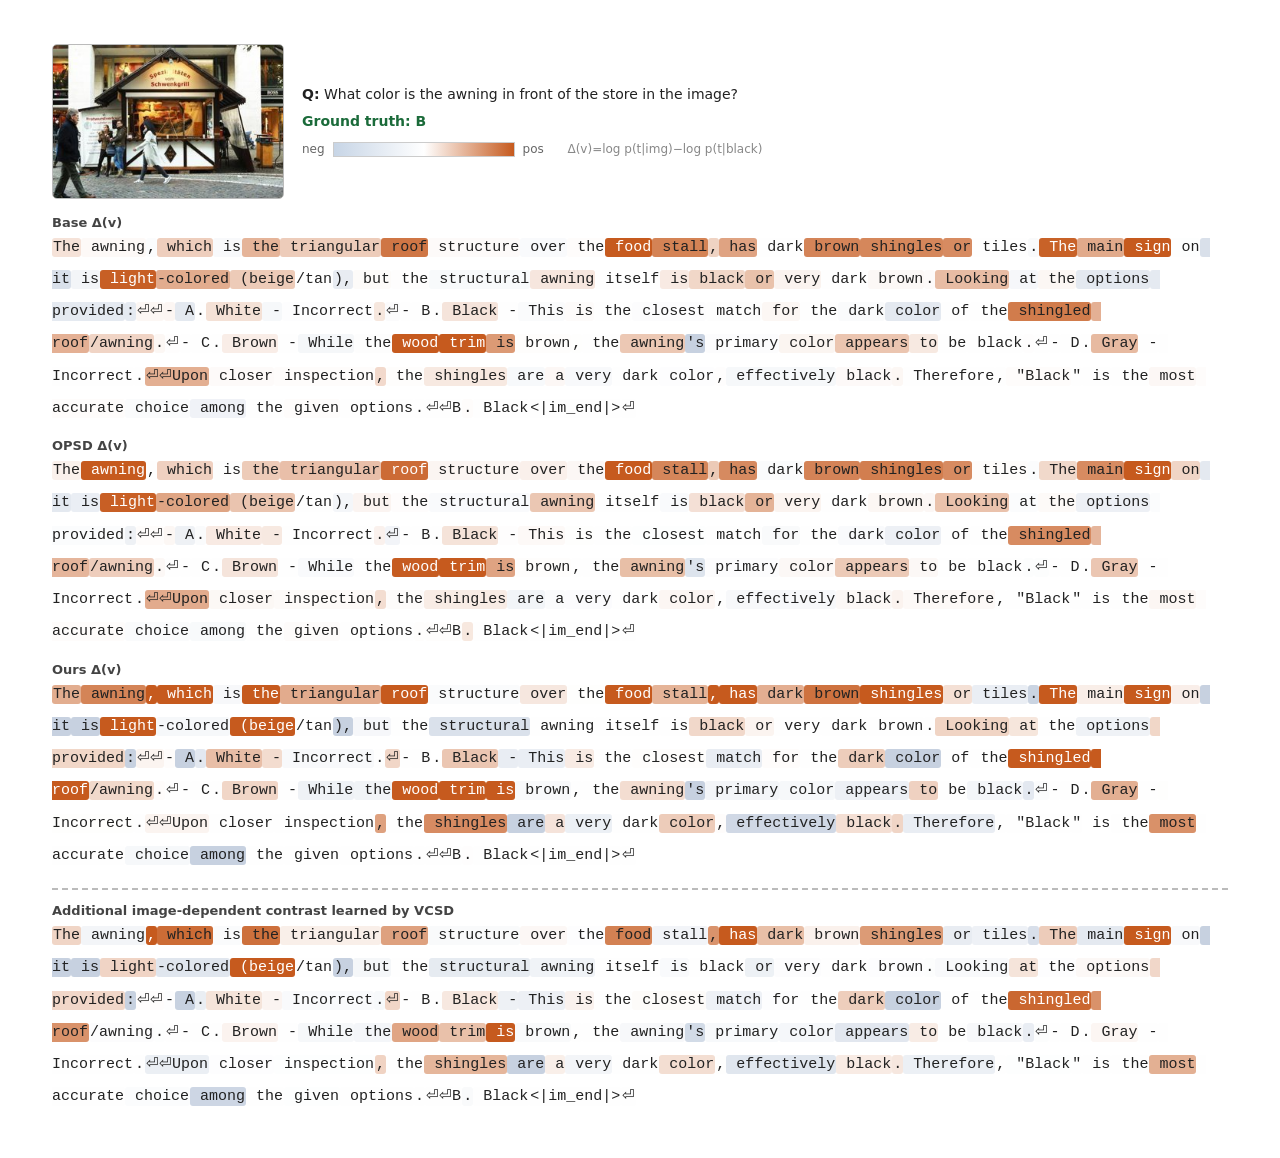
<file: static/vdh_MMStar_282.html>
<!doctype html><html><head><meta charset="utf-8"><meta name="color-scheme" content="light only"><title>MMStar_282</title><style>
/* 不限宽度: 内容随浏览器窗口自动换行,拖窗口调节后截图 */
html,body{margin:0;padding:22px 26px;font-family:system-ui,sans-serif;color:#222}
.top{display:flex;gap:18px;align-items:center;margin-bottom:16px;flex-wrap:wrap}
.top img{width:230px;border:1px solid #bbb;border-radius:5px}
.qbox{font-size:14px;line-height:1.5;max-width:640px} .gt{margin-top:6px;font-weight:700;color:#1b6b3a}
.legend{display:flex;align-items:center;gap:8px;margin-top:8px;font-size:12px;color:#666}
.bar{width:180px;height:13px;border:1px solid #ccc;background:linear-gradient(to right,rgb(199,213,230),#fff,rgb(198,90,30))}
.rlab{font-weight:700;margin-top:13px;margin-bottom:2px;color:#444;font-size:13px}
.tokens{font-family:ui-monospace,Menlo,monospace;white-space:pre-wrap;line-height:2.15;font-size:15px;word-break:break-word}
.tok{border-radius:3px;padding:1px 1px}
.sep{height:0;margin:16px 0 4px;border-top:2.5px dashed #bbb}

.tok{transition:box-shadow .08s,filter .08s}
.tok:hover{box-shadow:0 0 0 2px #2a78d6;filter:saturate(1.15);position:relative;z-index:1}
#vtip{position:fixed;pointer-events:none;background:#0b0b0b;color:#fff;font:600 12.5px/1.25 system-ui,sans-serif;padding:5px 9px;border-radius:6px;opacity:0;transform:translate(-50%,-145%);transition:opacity .08s;z-index:9999;white-space:nowrap;box-shadow:0 4px 14px rgba(0,0,0,.25)}
#vtip .d{color:#9ec5f4;margin-left:4px}
</style></head><body>
<div class="top">
<img src="[data-uri]">
<div class="qbox"><b>Q:</b> What color is the awning in front of the store in the image?<div class="gt">Ground truth: B</div>
<div class="legend"><span>neg</span><div class="bar"></div><span>pos</span> &nbsp;&nbsp; <span style="color:#888">&Delta;(v)=log p(t|img)−log p(t|black)</span></div></div>
</div>
<div class="rlab">Base &Delta;(v)</div><div class="tokens"><span class="tok" title="Δ=0.43" style="background:rgb(245,226,216);color:#222">The</span><span class="tok" title="Δ=0.08" style="background:rgb(253,249,247);color:#222"> awning</span><span class="tok" title="Δ=-0.14" style="background:rgb(251,252,253);color:#222">,</span><span class="tok" title="Δ=0.73" style="background:rgb(238,206,189);color:#222"> which</span><span class="tok" title="Δ=-0.28" style="background:rgb(248,249,251);color:#222"> is</span><span class="tok" title="Δ=1.13" style="background:rgb(229,180,153);color:#222"> the</span><span class="tok" title="Δ=0.75" style="background:rgb(237,204,186);color:#222"> triangular</span><span class="tok" title="Δ=2.05" style="background:rgb(207,118,69);color:#222"> roof</span><span class="tok" title="Δ=0.06" style="background:rgb(253,250,249);color:#222"> structure</span><span class="tok" title="Δ=-0.22" style="background:rgb(249,250,252);color:#222"> over</span><span class="tok" title="Δ=0.04" style="background:rgb(254,252,251);color:#222"> the</span><span class="tok" title="Δ=6.48" style="background:rgb(198,90,30);color:#fff"> food</span><span class="tok" title="Δ=1.87" style="background:rgb(212,131,85);color:#222"> stall</span><span class="tok" title="Δ=0.66" style="background:rgb(239,211,195);color:#222">,</span><span class="tok" title="Δ=1.38" style="background:rgb(223,163,130);color:#222"> has</span><span class="tok" title="Δ=-0.03" style="background:rgb(254,254,254);color:#222"> dark</span><span class="tok" title="Δ=1.85" style="background:rgb(212,132,88);color:#222"> brown</span><span class="tok" title="Δ=1.80" style="background:rgb(213,135,91);color:#222"> shingles</span><span class="tok" title="Δ=1.74" style="background:rgb(215,139,97);color:#222"> or</span><span class="tok" title="Δ=-0.02" style="background:rgb(254,254,254);color:#222"> tiles</span><span class="tok" title="Δ=-0.25" style="background:rgb(249,250,251);color:#222">.</span><span class="tok" title="Δ=2.37" style="background:rgb(200,98,40);color:#fff"> The</span><span class="tok" title="Δ=1.27" style="background:rgb(225,170,139);color:#222"> main</span><span class="tok" title="Δ=5.87" style="background:rgb(198,90,30);color:#fff"> sign</span><span class="tok" title="Δ=-0.05" style="background:rgb(253,254,254);color:#222"> on</span><span class="tok" title="Δ=-1.68" style="background:rgb(217,224,234);color:#222"> it</span><span class="tok" title="Δ=-0.52" style="background:rgb(243,245,248);color:#222"> is</span><span class="tok" title="Δ=2.41" style="background:rgb(199,95,37);color:#fff"> light</span><span class="tok" title="Δ=1.24" style="background:rgb(226,172,142);color:#222">-colored</span><span class="tok" title="Δ=0.78" style="background:rgb(237,203,184);color:#222"> (beige</span><span class="tok" title="Δ=0.00" style="background:rgb(254,254,254);color:#222">/tan</span><span class="tok" title="Δ=-1.01" style="background:rgb(232,236,242);color:#222">),</span><span class="tok" title="Δ=0.06" style="background:rgb(253,251,249);color:#222"> but</span><span class="tok" title="Δ=0.02" style="background:rgb(254,253,253);color:#222"> the</span><span class="tok" title="Δ=-0.27" style="background:rgb(248,250,251);color:#222"> structural</span><span class="tok" title="Δ=0.36" style="background:rgb(246,230,222);color:#222"> awning</span><span class="tok" title="Δ=-0.02" style="background:rgb(254,254,254);color:#222"> itself</span><span class="tok" title="Δ=0.30" style="background:rgb(248,234,227);color:#222"> is</span><span class="tok" title="Δ=0.60" style="background:rgb(241,215,200);color:#222"> black</span><span class="tok" title="Δ=0.92" style="background:rgb(233,194,171);color:#222"> or</span><span class="tok" title="Δ=0.18" style="background:rgb(250,243,239);color:#222"> very</span><span class="tok" title="Δ=0.00" style="background:rgb(254,254,254);color:#222"> dark</span><span class="tok" title="Δ=0.10" style="background:rgb(252,248,246);color:#222"> brown</span><span class="tok" title="Δ=0.07" style="background:rgb(253,250,249);color:#222">.</span><span class="tok" title="Δ=1.00" style="background:rgb(232,188,164);color:#222"> Looking</span><span class="tok" title="Δ=-0.39" style="background:rgb(246,247,250);color:#222"> at</span><span class="tok" title="Δ=0.11" style="background:rgb(252,247,244);color:#222"> the</span><span class="tok" title="Δ=-1.19" style="background:rgb(228,233,240);color:#222"> options</span><span class="tok" title="Δ=-1.13" style="background:rgb(229,234,241);color:#222"> provided</span><span class="tok" title="Δ=-1.11" style="background:rgb(229,234,241);color:#222">:</span><span class="tok" title="Δ=0.11" style="background:rgb(252,247,244);color:#222">&#9166;&#9166;</span><span class="tok" title="Δ=0.13" style="background:rgb(252,246,243);color:#222">-</span><span class="tok" title="Δ=-1.20" style="background:rgb(228,233,240);color:#222"> A</span><span class="tok" title="Δ=-0.03" style="background:rgb(254,254,254);color:#222">.</span><span class="tok" title="Δ=0.45" style="background:rgb(244,225,214);color:#222"> White</span><span class="tok" title="Δ=-0.36" style="background:rgb(246,248,250);color:#222"> -</span><span class="tok" title="Δ=-0.08" style="background:rgb(253,253,254);color:#222"> Incorrect</span><span class="tok" title="Δ=0.36" style="background:rgb(246,231,222);color:#222">.</span><span class="tok" title="Δ=-0.17" style="background:rgb(251,251,252);color:#222">&#9166;</span><span class="tok" title="Δ=0.00" style="background:rgb(254,254,254);color:#222">-</span><span class="tok" title="Δ=0.00" style="background:rgb(254,254,254);color:#222"> B</span><span class="tok" title="Δ=0.00" style="background:rgb(254,254,254);color:#222">.</span><span class="tok" title="Δ=0.40" style="background:rgb(245,228,219);color:#222"> Black</span><span class="tok" title="Δ=0.01" style="background:rgb(254,254,254);color:#222"> -</span><span class="tok" title="Δ=-0.18" style="background:rgb(250,251,252);color:#222"> This</span><span class="tok" title="Δ=0.05" style="background:rgb(253,251,250);color:#222"> is</span><span class="tok" title="Δ=-0.01" style="background:rgb(254,254,254);color:#222"> the</span><span class="tok" title="Δ=-0.13" style="background:rgb(252,252,253);color:#222"> closest</span><span class="tok" title="Δ=-0.09" style="background:rgb(253,253,253);color:#222"> match</span><span class="tok" title="Δ=0.12" style="background:rgb(252,247,244);color:#222"> for</span><span class="tok" title="Δ=0.00" style="background:rgb(254,254,254);color:#222"> the</span><span class="tok" title="Δ=-0.20" style="background:rgb(250,251,252);color:#222"> dark</span><span class="tok" title="Δ=-1.18" style="background:rgb(228,233,240);color:#222"> color</span><span class="tok" title="Δ=0.01" style="background:rgb(254,254,254);color:#222"> of</span><span class="tok" title="Δ=0.00" style="background:rgb(254,254,254);color:#222"> the</span><span class="tok" title="Δ=1.97" style="background:rgb(209,124,76);color:#222"> shingled</span><span class="tok" title="Δ=1.18" style="background:rgb(228,176,148);color:#222"> roof</span><span class="tok" title="Δ=0.64" style="background:rgb(240,212,197);color:#222">/awning</span><span class="tok" title="Δ=0.11" style="background:rgb(252,247,244);color:#222">.</span><span class="tok" title="Δ=0.02" style="background:rgb(254,253,253);color:#222">&#9166;</span><span class="tok" title="Δ=0.00" style="background:rgb(254,254,254);color:#222">-</span><span class="tok" title="Δ=0.00" style="background:rgb(254,254,254);color:#222"> C</span><span class="tok" title="Δ=0.00" style="background:rgb(254,254,254);color:#222">.</span><span class="tok" title="Δ=0.26" style="background:rgb(249,237,231);color:#222"> Brown</span><span class="tok" title="Δ=0.00" style="background:rgb(254,254,254);color:#222"> -</span><span class="tok" title="Δ=-0.42" style="background:rgb(245,247,249);color:#222"> While</span><span class="tok" title="Δ=-0.09" style="background:rgb(253,253,253);color:#222"> the</span><span class="tok" title="Δ=2.65" style="background:rgb(198,90,30);color:#fff"> wood</span><span class="tok" title="Δ=3.33" style="background:rgb(198,90,30);color:#fff"> trim</span><span class="tok" title="Δ=1.52" style="background:rgb(220,154,117);color:#222"> is</span><span class="tok" title="Δ=0.03" style="background:rgb(254,253,252);color:#222"> brown</span><span class="tok" title="Δ=0.01" style="background:rgb(254,254,253);color:#222">,</span><span class="tok" title="Δ=0.00" style="background:rgb(254,254,254);color:#222"> the</span><span class="tok" title="Δ=0.83" style="background:rgb(236,200,180);color:#222"> awning</span><span class="tok" title="Δ=-2.90" style="background:rgb(199,209,224);color:#222">&#x27;s</span><span class="tok" title="Δ=-0.12" style="background:rgb(252,252,253);color:#222"> primary</span><span class="tok" title="Δ=0.15" style="background:rgb(251,245,241);color:#222"> color</span><span class="tok" title="Δ=0.87" style="background:rgb(235,197,176);color:#222"> appears</span><span class="tok" title="Δ=0.32" style="background:rgb(247,233,225);color:#222"> to</span><span class="tok" title="Δ=0.00" style="background:rgb(254,254,254);color:#222"> be</span><span class="tok" title="Δ=-0.03" style="background:rgb(254,254,254);color:#222"> black</span><span class="tok" title="Δ=0.02" style="background:rgb(254,253,253);color:#222">.</span><span class="tok" title="Δ=-0.03" style="background:rgb(254,254,254);color:#222">&#9166;</span><span class="tok" title="Δ=-0.00" style="background:rgb(254,254,254);color:#222">-</span><span class="tok" title="Δ=0.00" style="background:rgb(254,254,254);color:#222"> D</span><span class="tok" title="Δ=0.00" style="background:rgb(254,254,254);color:#222">.</span><span class="tok" title="Δ=1.04" style="background:rgb(231,186,161);color:#222"> Gray</span><span class="tok" title="Δ=0.00" style="background:rgb(254,254,254);color:#222"> -</span><span class="tok" title="Δ=-0.01" style="background:rgb(254,254,254);color:#222"> Incorrect</span><span class="tok" title="Δ=0.00" style="background:rgb(254,254,254);color:#222">.</span><span class="tok" title="Δ=1.20" style="background:rgb(227,175,146);color:#222">&#9166;&#9166;Upon</span><span class="tok" title="Δ=0.06" style="background:rgb(253,250,249);color:#222"> closer</span><span class="tok" title="Δ=0.04" style="background:rgb(254,252,251);color:#222"> inspection</span><span class="tok" title="Δ=0.56" style="background:rgb(242,217,204);color:#222">,</span><span class="tok" title="Δ=0.03" style="background:rgb(254,253,252);color:#222"> the</span><span class="tok" title="Δ=0.32" style="background:rgb(247,233,225);color:#222"> shingles</span><span class="tok" title="Δ=-0.32" style="background:rgb(247,249,251);color:#222"> are</span><span class="tok" title="Δ=0.11" style="background:rgb(252,247,245);color:#222"> a</span><span class="tok" title="Δ=-0.29" style="background:rgb(248,249,251);color:#222"> very</span><span class="tok" title="Δ=0.00" style="background:rgb(254,254,254);color:#222"> dark</span><span class="tok" title="Δ=-0.06" style="background:rgb(253,253,254);color:#222"> color</span><span class="tok" title="Δ=0.02" style="background:rgb(254,253,253);color:#222">,</span><span class="tok" title="Δ=-0.38" style="background:rgb(246,248,250);color:#222"> effectively</span><span class="tok" title="Δ=0.08" style="background:rgb(253,249,248);color:#222"> black</span><span class="tok" title="Δ=0.12" style="background:rgb(252,247,244);color:#222">.</span><span class="tok" title="Δ=-0.02" style="background:rgb(254,254,254);color:#222"> Therefore</span><span class="tok" title="Δ=-0.00" style="background:rgb(254,254,254);color:#222">,</span><span class="tok" title="Δ=0.04" style="background:rgb(254,252,251);color:#222"> &quot;Black</span><span class="tok" title="Δ=0.00" style="background:rgb(254,254,254);color:#222">&quot;</span><span class="tok" title="Δ=0.00" style="background:rgb(254,254,254);color:#222"> is</span><span class="tok" title="Δ=0.00" style="background:rgb(254,254,254);color:#222"> the</span><span class="tok" title="Δ=0.11" style="background:rgb(252,247,245);color:#222"> most</span><span class="tok" title="Δ=0.03" style="background:rgb(254,252,251);color:#222"> accurate</span><span class="tok" title="Δ=-0.21" style="background:rgb(250,251,252);color:#222"> choice</span><span class="tok" title="Δ=-0.66" style="background:rgb(240,242,247);color:#222"> among</span><span class="tok" title="Δ=0.00" style="background:rgb(254,254,254);color:#222"> the</span><span class="tok" title="Δ=0.04" style="background:rgb(254,252,251);color:#222"> given</span><span class="tok" title="Δ=0.00" style="background:rgb(254,254,254);color:#222"> options</span><span class="tok" title="Δ=0.01" style="background:rgb(254,254,254);color:#222">.</span><span class="tok" title="Δ=0.01" style="background:rgb(254,254,254);color:#222">&#9166;&#9166;B</span><span class="tok" title="Δ=0.03" style="background:rgb(254,252,251);color:#222">.</span><span class="tok" title="Δ=-0.00" style="background:rgb(254,254,254);color:#222"> Black</span><span class="tok" title="Δ=-0.01" style="background:rgb(254,254,254);color:#222">&lt;|im_end|&gt;</span><span class="tok" title="Δ=0.00" style="background:rgb(254,254,254);color:#222">&#9166;</span></div>
<div class="rlab">OPSD &Delta;(v)</div><div class="tokens"><span class="tok" title="Δ=0.20" style="background:rgb(250,241,236);color:#222">The</span><span class="tok" title="Δ=2.53" style="background:rgb(198,90,30);color:#fff"> awning</span><span class="tok" title="Δ=-0.00" style="background:rgb(254,254,254);color:#222">,</span><span class="tok" title="Δ=0.70" style="background:rgb(239,208,192);color:#222"> which</span><span class="tok" title="Δ=-0.10" style="background:rgb(252,253,253);color:#222"> is</span><span class="tok" title="Δ=0.78" style="background:rgb(237,203,184);color:#222"> the</span><span class="tok" title="Δ=0.95" style="background:rgb(233,191,169);color:#222"> triangular</span><span class="tok" title="Δ=2.22" style="background:rgb(204,107,54);color:#fff"> roof</span><span class="tok" title="Δ=0.14" style="background:rgb(251,245,242);color:#222"> structure</span><span class="tok" title="Δ=0.21" style="background:rgb(250,240,235);color:#222"> over</span><span class="tok" title="Δ=0.11" style="background:rgb(252,247,245);color:#222"> the</span><span class="tok" title="Δ=6.47" style="background:rgb(198,90,30);color:#fff"> food</span><span class="tok" title="Δ=1.81" style="background:rgb(213,134,90);color:#222"> stall</span><span class="tok" title="Δ=0.79" style="background:rgb(236,202,183);color:#222">,</span><span class="tok" title="Δ=1.75" style="background:rgb(214,138,96);color:#222"> has</span><span class="tok" title="Δ=-0.18" style="background:rgb(250,251,252);color:#222"> dark</span><span class="tok" title="Δ=1.86" style="background:rgb(212,131,87);color:#222"> brown</span><span class="tok" title="Δ=1.94" style="background:rgb(210,126,79);color:#222"> shingles</span><span class="tok" title="Δ=1.74" style="background:rgb(215,139,97);color:#222"> or</span><span class="tok" title="Δ=0.04" style="background:rgb(254,252,251);color:#222"> tiles</span><span class="tok" title="Δ=-0.15" style="background:rgb(251,252,253);color:#222">.</span><span class="tok" title="Δ=0.57" style="background:rgb(241,217,203);color:#222"> The</span><span class="tok" title="Δ=1.74" style="background:rgb(215,139,97);color:#222"> main</span><span class="tok" title="Δ=4.73" style="background:rgb(198,90,30);color:#fff"> sign</span><span class="tok" title="Δ=0.63" style="background:rgb(240,213,198);color:#222"> on</span><span class="tok" title="Δ=-1.17" style="background:rgb(228,233,240);color:#222"> it</span><span class="tok" title="Δ=-0.90" style="background:rgb(234,238,244);color:#222"> is</span><span class="tok" title="Δ=2.40" style="background:rgb(200,95,37);color:#fff"> light</span><span class="tok" title="Δ=1.35" style="background:rgb(223,165,132);color:#222">-colored</span><span class="tok" title="Δ=0.88" style="background:rgb(234,196,175);color:#222"> (beige</span><span class="tok" title="Δ=0.00" style="background:rgb(254,254,254);color:#222">/tan</span><span class="tok" title="Δ=-0.48" style="background:rgb(244,246,249);color:#222">),</span><span class="tok" title="Δ=0.15" style="background:rgb(251,244,241);color:#222"> but</span><span class="tok" title="Δ=0.03" style="background:rgb(254,252,252);color:#222"> the</span><span class="tok" title="Δ=-0.23" style="background:rgb(249,250,252);color:#222"> structural</span><span class="tok" title="Δ=0.83" style="background:rgb(235,199,179);color:#222"> awning</span><span class="tok" title="Δ=-0.04" style="background:rgb(254,254,254);color:#222"> itself</span><span class="tok" title="Δ=-0.24" style="background:rgb(249,250,252);color:#222"> is</span><span class="tok" title="Δ=0.45" style="background:rgb(244,224,214);color:#222"> black</span><span class="tok" title="Δ=1.14" style="background:rgb(228,179,151);color:#222"> or</span><span class="tok" title="Δ=0.16" style="background:rgb(251,244,240);color:#222"> very</span><span class="tok" title="Δ=0.00" style="background:rgb(254,254,254);color:#222"> dark</span><span class="tok" title="Δ=0.11" style="background:rgb(252,247,244);color:#222"> brown</span><span class="tok" title="Δ=0.11" style="background:rgb(252,247,245);color:#222">.</span><span class="tok" title="Δ=0.91" style="background:rgb(234,194,172);color:#222"> Looking</span><span class="tok" title="Δ=-0.14" style="background:rgb(251,252,253);color:#222"> at</span><span class="tok" title="Δ=0.07" style="background:rgb(253,250,248);color:#222"> the</span><span class="tok" title="Δ=-0.79" style="background:rgb(237,240,245);color:#222"> options</span><span class="tok" title="Δ=-0.16" style="background:rgb(251,252,253);color:#222"> provided</span><span class="tok" title="Δ=-0.75" style="background:rgb(238,241,245);color:#222">:</span><span class="tok" title="Δ=0.04" style="background:rgb(254,252,251);color:#222">&#9166;&#9166;</span><span class="tok" title="Δ=0.12" style="background:rgb(252,247,244);color:#222">-</span><span class="tok" title="Δ=-0.75" style="background:rgb(238,241,245);color:#222"> A</span><span class="tok" title="Δ=-0.20" style="background:rgb(250,251,252);color:#222">.</span><span class="tok" title="Δ=0.31" style="background:rgb(248,234,227);color:#222"> White</span><span class="tok" title="Δ=0.33" style="background:rgb(247,233,225);color:#222"> -</span><span class="tok" title="Δ=0.00" style="background:rgb(254,254,254);color:#222"> Incorrect</span><span class="tok" title="Δ=0.20" style="background:rgb(250,241,237);color:#222">.</span><span class="tok" title="Δ=-0.58" style="background:rgb(242,244,248);color:#222">&#9166;</span><span class="tok" title="Δ=0.00" style="background:rgb(254,254,254);color:#222">-</span><span class="tok" title="Δ=0.00" style="background:rgb(254,254,254);color:#222"> B</span><span class="tok" title="Δ=0.00" style="background:rgb(254,254,254);color:#222">.</span><span class="tok" title="Δ=0.41" style="background:rgb(245,227,217);color:#222"> Black</span><span class="tok" title="Δ=0.02" style="background:rgb(254,253,253);color:#222"> -</span><span class="tok" title="Δ=0.08" style="background:rgb(253,249,247);color:#222"> This</span><span class="tok" title="Δ=0.01" style="background:rgb(254,254,253);color:#222"> is</span><span class="tok" title="Δ=-0.01" style="background:rgb(254,254,254);color:#222"> the</span><span class="tok" title="Δ=-0.05" style="background:rgb(253,254,254);color:#222"> closest</span><span class="tok" title="Δ=-0.03" style="background:rgb(254,254,254);color:#222"> match</span><span class="tok" title="Δ=-0.26" style="background:rgb(249,250,251);color:#222"> for</span><span class="tok" title="Δ=0.01" style="background:rgb(254,254,254);color:#222"> the</span><span class="tok" title="Δ=-0.24" style="background:rgb(249,250,252);color:#222"> dark</span><span class="tok" title="Δ=-0.79" style="background:rgb(237,240,245);color:#222"> color</span><span class="tok" title="Δ=0.01" style="background:rgb(254,254,254);color:#222"> of</span><span class="tok" title="Δ=0.00" style="background:rgb(254,254,254);color:#222"> the</span><span class="tok" title="Δ=1.74" style="background:rgb(215,139,97);color:#222"> shingled</span><span class="tok" title="Δ=1.10" style="background:rgb(229,181,155);color:#222"> roof</span><span class="tok" title="Δ=0.74" style="background:rgb(238,205,188);color:#222">/awning</span><span class="tok" title="Δ=0.09" style="background:rgb(252,248,246);color:#222">.</span><span class="tok" title="Δ=-0.03" style="background:rgb(254,254,254);color:#222">&#9166;</span><span class="tok" title="Δ=0.00" style="background:rgb(254,254,254);color:#222">-</span><span class="tok" title="Δ=0.00" style="background:rgb(254,254,254);color:#222"> C</span><span class="tok" title="Δ=0.00" style="background:rgb(254,254,254);color:#222">.</span><span class="tok" title="Δ=0.39" style="background:rgb(245,228,219);color:#222"> Brown</span><span class="tok" title="Δ=0.00" style="background:rgb(254,254,254);color:#222"> -</span><span class="tok" title="Δ=-0.24" style="background:rgb(249,250,252);color:#222"> While</span><span class="tok" title="Δ=-0.01" style="background:rgb(254,254,254);color:#222"> the</span><span class="tok" title="Δ=2.45" style="background:rgb(198,92,33);color:#fff"> wood</span><span class="tok" title="Δ=3.08" style="background:rgb(198,90,30);color:#fff"> trim</span><span class="tok" title="Δ=1.38" style="background:rgb(223,163,130);color:#222"> is</span><span class="tok" title="Δ=0.03" style="background:rgb(254,253,252);color:#222"> brown</span><span class="tok" title="Δ=0.01" style="background:rgb(254,254,254);color:#222">,</span><span class="tok" title="Δ=0.00" style="background:rgb(254,254,254);color:#222"> the</span><span class="tok" title="Δ=0.96" style="background:rgb(232,191,167);color:#222"> awning</span><span class="tok" title="Δ=-1.47" style="background:rgb(221,228,237);color:#222">&#x27;s</span><span class="tok" title="Δ=-0.11" style="background:rgb(252,252,253);color:#222"> primary</span><span class="tok" title="Δ=0.10" style="background:rgb(252,248,246);color:#222"> color</span><span class="tok" title="Δ=0.79" style="background:rgb(236,202,183);color:#222"> appears</span><span class="tok" title="Δ=0.10" style="background:rgb(252,248,246);color:#222"> to</span><span class="tok" title="Δ=0.00" style="background:rgb(254,254,254);color:#222"> be</span><span class="tok" title="Δ=-0.02" style="background:rgb(254,254,254);color:#222"> black</span><span class="tok" title="Δ=-0.10" style="background:rgb(252,253,253);color:#222">.</span><span class="tok" title="Δ=-0.11" style="background:rgb(252,253,253);color:#222">&#9166;</span><span class="tok" title="Δ=-0.00" style="background:rgb(254,254,254);color:#222">-</span><span class="tok" title="Δ=0.00" style="background:rgb(254,254,254);color:#222"> D</span><span class="tok" title="Δ=-0.00" style="background:rgb(254,254,254);color:#222">.</span><span class="tok" title="Δ=0.85" style="background:rgb(235,198,178);color:#222"> Gray</span><span class="tok" title="Δ=0.00" style="background:rgb(254,254,254);color:#222"> -</span><span class="tok" title="Δ=0.01" style="background:rgb(254,254,254);color:#222"> Incorrect</span><span class="tok" title="Δ=0.01" style="background:rgb(254,254,254);color:#222">.</span><span class="tok" title="Δ=1.26" style="background:rgb(226,171,141);color:#222">&#9166;&#9166;Upon</span><span class="tok" title="Δ=0.10" style="background:rgb(252,248,245);color:#222"> closer</span><span class="tok" title="Δ=0.07" style="background:rgb(253,250,248);color:#222"> inspection</span><span class="tok" title="Δ=0.50" style="background:rgb(243,221,209);color:#222">,</span><span class="tok" title="Δ=0.05" style="background:rgb(253,251,250);color:#222"> the</span><span class="tok" title="Δ=0.28" style="background:rgb(248,236,229);color:#222"> shingles</span><span class="tok" title="Δ=-0.54" style="background:rgb(242,245,248);color:#222"> are</span><span class="tok" title="Δ=-0.19" style="background:rgb(250,251,252);color:#222"> a</span><span class="tok" title="Δ=-0.17" style="background:rgb(251,251,253);color:#222"> very</span><span class="tok" title="Δ=0.00" style="background:rgb(254,254,254);color:#222"> dark</span><span class="tok" title="Δ=0.12" style="background:rgb(252,246,243);color:#222"> color</span><span class="tok" title="Δ=-0.01" style="background:rgb(254,254,254);color:#222">,</span><span class="tok" title="Δ=-0.34" style="background:rgb(247,248,250);color:#222"> effectively</span><span class="tok" title="Δ=0.10" style="background:rgb(252,248,246);color:#222"> black</span><span class="tok" title="Δ=0.17" style="background:rgb(251,243,239);color:#222">.</span><span class="tok" title="Δ=0.08" style="background:rgb(253,249,247);color:#222"> Therefore</span><span class="tok" title="Δ=-0.00" style="background:rgb(254,254,254);color:#222">,</span><span class="tok" title="Δ=0.01" style="background:rgb(254,254,254);color:#222"> &quot;Black</span><span class="tok" title="Δ=0.00" style="background:rgb(254,254,254);color:#222">&quot;</span><span class="tok" title="Δ=0.01" style="background:rgb(254,254,254);color:#222"> is</span><span class="tok" title="Δ=0.00" style="background:rgb(254,254,254);color:#222"> the</span><span class="tok" title="Δ=0.13" style="background:rgb(252,246,243);color:#222"> most</span><span class="tok" title="Δ=0.03" style="background:rgb(254,252,251);color:#222"> accurate</span><span class="tok" title="Δ=-0.19" style="background:rgb(250,251,252);color:#222"> choice</span><span class="tok" title="Δ=-0.27" style="background:rgb(248,250,251);color:#222"> among</span><span class="tok" title="Δ=0.00" style="background:rgb(254,254,254);color:#222"> the</span><span class="tok" title="Δ=0.05" style="background:rgb(253,251,250);color:#222"> given</span><span class="tok" title="Δ=0.00" style="background:rgb(254,254,254);color:#222"> options</span><span class="tok" title="Δ=0.03" style="background:rgb(254,253,252);color:#222">.</span><span class="tok" title="Δ=0.02" style="background:rgb(254,253,252);color:#222">&#9166;&#9166;B</span><span class="tok" title="Δ=0.35" style="background:rgb(247,232,223);color:#222">.</span><span class="tok" title="Δ=-0.01" style="background:rgb(254,254,254);color:#222"> Black</span><span class="tok" title="Δ=-0.01" style="background:rgb(254,254,254);color:#222">&lt;|im_end|&gt;</span><span class="tok" title="Δ=0.00" style="background:rgb(254,254,254);color:#222">&#9166;</span></div>
<div class="rlab">Ours &Delta;(v)</div><div class="tokens"><span class="tok" title="Δ=1.23" style="background:rgb(226,173,143);color:#222">The</span><span class="tok" title="Δ=1.86" style="background:rgb(212,132,87);color:#222"> awning</span><span class="tok" title="Δ=3.90" style="background:rgb(198,90,30);color:#fff">,</span><span class="tok" title="Δ=3.58" style="background:rgb(198,90,30);color:#fff"> which</span><span class="tok" title="Δ=-0.33" style="background:rgb(247,248,250);color:#222"> is</span><span class="tok" title="Δ=3.90" style="background:rgb(198,90,30);color:#fff"> the</span><span class="tok" title="Δ=1.26" style="background:rgb(226,171,141);color:#222"> triangular</span><span class="tok" title="Δ=4.03" style="background:rgb(198,90,30);color:#fff"> roof</span><span class="tok" title="Δ=-0.19" style="background:rgb(250,251,252);color:#222"> structure</span><span class="tok" title="Δ=0.35" style="background:rgb(246,231,223);color:#222"> over</span><span class="tok" title="Δ=0.01" style="background:rgb(254,254,253);color:#222"> the</span><span class="tok" title="Δ=8.92" style="background:rgb(198,90,30);color:#fff"> food</span><span class="tok" title="Δ=1.13" style="background:rgb(229,180,152);color:#222"> stall</span><span class="tok" title="Δ=2.88" style="background:rgb(198,90,30);color:#fff">,</span><span class="tok" title="Δ=10.22" style="background:rgb(198,90,30);color:#fff"> has</span><span class="tok" title="Δ=1.21" style="background:rgb(227,174,145);color:#222"> dark</span><span class="tok" title="Δ=2.12" style="background:rgb(206,114,63);color:#222"> brown</span><span class="tok" title="Δ=3.88" style="background:rgb(198,90,30);color:#fff"> shingles</span><span class="tok" title="Δ=0.46" style="background:rgb(244,224,213);color:#222"> or</span><span class="tok" title="Δ=-0.91" style="background:rgb(234,238,244);color:#222"> tiles</span><span class="tok" title="Δ=-2.34" style="background:rgb(202,212,226);color:#222">.</span><span class="tok" title="Δ=3.34" style="background:rgb(198,90,30);color:#fff"> The</span><span class="tok" title="Δ=0.24" style="background:rgb(249,238,232);color:#222"> main</span><span class="tok" title="Δ=11.64" style="background:rgb(198,90,30);color:#fff"> sign</span><span class="tok" title="Δ=0.24" style="background:rgb(249,238,233);color:#222"> on</span><span class="tok" title="Δ=-4.78" style="background:rgb(199,209,224);color:#222"> it</span><span class="tok" title="Δ=-5.19" style="background:rgb(199,209,224);color:#222"> is</span><span class="tok" title="Δ=3.22" style="background:rgb(198,90,30);color:#fff"> light</span><span class="tok" title="Δ=-0.37" style="background:rgb(246,248,250);color:#222">-colored</span><span class="tok" title="Δ=7.05" style="background:rgb(198,90,30);color:#fff"> (beige</span><span class="tok" title="Δ=-0.00" style="background:rgb(254,254,254);color:#222">/tan</span><span class="tok" title="Δ=-4.19" style="background:rgb(199,209,224);color:#222">),</span><span class="tok" title="Δ=-0.40" style="background:rgb(246,247,250);color:#222"> but</span><span class="tok" title="Δ=-0.00" style="background:rgb(254,254,254);color:#222"> the</span><span class="tok" title="Δ=-1.61" style="background:rgb(218,225,235);color:#222"> structural</span><span class="tok" title="Δ=0.01" style="background:rgb(254,254,254);color:#222"> awning</span><span class="tok" title="Δ=-0.01" style="background:rgb(254,254,254);color:#222"> itself</span><span class="tok" title="Δ=-0.01" style="background:rgb(254,254,254);color:#222"> is</span><span class="tok" title="Δ=0.58" style="background:rgb(241,216,202);color:#222"> black</span><span class="tok" title="Δ=0.16" style="background:rgb(251,244,240);color:#222"> or</span><span class="tok" title="Δ=0.01" style="background:rgb(254,254,254);color:#222"> very</span><span class="tok" title="Δ=0.00" style="background:rgb(254,254,254);color:#222"> dark</span><span class="tok" title="Δ=0.01" style="background:rgb(254,254,254);color:#222"> brown</span><span class="tok" title="Δ=-0.02" style="background:rgb(254,254,254);color:#222">.</span><span class="tok" title="Δ=0.65" style="background:rgb(240,212,196);color:#222"> Looking</span><span class="tok" title="Δ=0.38" style="background:rgb(246,230,220);color:#222"> at</span><span class="tok" title="Δ=0.01" style="background:rgb(254,254,254);color:#222"> the</span><span class="tok" title="Δ=-0.67" style="background:rgb(239,242,246);color:#222"> options</span><span class="tok" title="Δ=0.60" style="background:rgb(241,215,200);color:#222"> provided</span><span class="tok" title="Δ=-6.36" style="background:rgb(199,209,224);color:#222">:</span><span class="tok" title="Δ=0.16" style="background:rgb(251,244,240);color:#222">&#9166;&#9166;</span><span class="tok" title="Δ=0.04" style="background:rgb(254,252,251);color:#222">-</span><span class="tok" title="Δ=-6.97" style="background:rgb(199,209,224);color:#222"> A</span><span class="tok" title="Δ=-1.22" style="background:rgb(227,232,240);color:#222">.</span><span class="tok" title="Δ=0.97" style="background:rgb(232,190,167);color:#222"> White</span><span class="tok" title="Δ=0.52" style="background:rgb(243,220,207);color:#222"> -</span><span class="tok" title="Δ=-0.29" style="background:rgb(248,249,251);color:#222"> Incorrect</span><span class="tok" title="Δ=-0.04" style="background:rgb(254,254,254);color:#222">.</span><span class="tok" title="Δ=0.61" style="background:rgb(241,214,199);color:#222">&#9166;</span><span class="tok" title="Δ=-0.00" style="background:rgb(254,254,254);color:#222">-</span><span class="tok" title="Δ=0.00" style="background:rgb(254,254,254);color:#222"> B</span><span class="tok" title="Δ=0.00" style="background:rgb(255,255,255);color:#222">.</span><span class="tok" title="Δ=0.85" style="background:rgb(235,198,178);color:#222"> Black</span><span class="tok" title="Δ=-0.95" style="background:rgb(233,237,243);color:#222"> -</span><span class="tok" title="Δ=-0.91" style="background:rgb(234,238,244);color:#222"> This</span><span class="tok" title="Δ=0.29" style="background:rgb(248,235,228);color:#222"> is</span><span class="tok" title="Δ=-0.03" style="background:rgb(254,254,254);color:#222"> the</span><span class="tok" title="Δ=0.02" style="background:rgb(254,253,252);color:#222"> closest</span><span class="tok" title="Δ=-0.95" style="background:rgb(233,237,243);color:#222"> match</span><span class="tok" title="Δ=0.04" style="background:rgb(254,252,251);color:#222"> for</span><span class="tok" title="Δ=0.00" style="background:rgb(254,254,254);color:#222"> the</span><span class="tok" title="Δ=0.75" style="background:rgb(237,205,187);color:#222"> dark</span><span class="tok" title="Δ=-4.47" style="background:rgb(199,209,224);color:#222"> color</span><span class="tok" title="Δ=0.00" style="background:rgb(254,254,254);color:#222"> of</span><span class="tok" title="Δ=0.00" style="background:rgb(254,254,254);color:#222"> the</span><span class="tok" title="Δ=4.91" style="background:rgb(198,90,30);color:#fff"> shingled</span><span class="tok" title="Δ=3.29" style="background:rgb(198,90,30);color:#fff"> roof</span><span class="tok" title="Δ=0.57" style="background:rgb(241,217,203);color:#222">/awning</span><span class="tok" title="Δ=0.04" style="background:rgb(254,252,251);color:#222">.</span><span class="tok" title="Δ=0.01" style="background:rgb(254,254,254);color:#222">&#9166;</span><span class="tok" title="Δ=0.00" style="background:rgb(254,254,254);color:#222">-</span><span class="tok" title="Δ=0.00" style="background:rgb(254,254,254);color:#222"> C</span><span class="tok" title="Δ=0.00" style="background:rgb(254,254,254);color:#222">.</span><span class="tok" title="Δ=0.61" style="background:rgb(241,214,199);color:#222"> Brown</span><span class="tok" title="Δ=0.00" style="background:rgb(254,254,254);color:#222"> -</span><span class="tok" title="Δ=-0.71" style="background:rgb(239,242,246);color:#222"> While</span><span class="tok" title="Δ=-0.59" style="background:rgb(241,244,247);color:#222"> the</span><span class="tok" title="Δ=4.39" style="background:rgb(198,90,30);color:#fff"> wood</span><span class="tok" title="Δ=4.53" style="background:rgb(198,90,30);color:#fff"> trim</span><span class="tok" title="Δ=4.93" style="background:rgb(198,90,30);color:#fff"> is</span><span class="tok" title="Δ=-0.30" style="background:rgb(248,249,251);color:#222"> brown</span><span class="tok" title="Δ=-0.00" style="background:rgb(254,254,254);color:#222">,</span><span class="tok" title="Δ=0.00" style="background:rgb(254,254,254);color:#222"> the</span><span class="tok" title="Δ=0.51" style="background:rgb(243,221,209);color:#222"> awning</span><span class="tok" title="Δ=-3.99" style="background:rgb(199,209,224);color:#222">&#x27;s</span><span class="tok" title="Δ=-0.52" style="background:rgb(243,245,248);color:#222"> primary</span><span class="tok" title="Δ=-0.37" style="background:rgb(246,248,250);color:#222"> color</span><span class="tok" title="Δ=-0.78" style="background:rgb(237,240,245);color:#222"> appears</span><span class="tok" title="Δ=0.68" style="background:rgb(239,209,193);color:#222"> to</span><span class="tok" title="Δ=0.00" style="background:rgb(254,254,254);color:#222"> be</span><span class="tok" title="Δ=-0.47" style="background:rgb(244,246,249);color:#222"> black</span><span class="tok" title="Δ=-1.21" style="background:rgb(227,232,240);color:#222">.</span><span class="tok" title="Δ=-0.15" style="background:rgb(251,252,253);color:#222">&#9166;</span><span class="tok" title="Δ=-0.00" style="background:rgb(254,254,254);color:#222">-</span><span class="tok" title="Δ=0.00" style="background:rgb(254,254,254);color:#222"> D</span><span class="tok" title="Δ=-0.00" style="background:rgb(254,254,254);color:#222">.</span><span class="tok" title="Δ=1.21" style="background:rgb(227,175,146);color:#222"> Gray</span><span class="tok" title="Δ=0.00" style="background:rgb(254,254,254);color:#222"> -</span><span class="tok" title="Δ=0.01" style="background:rgb(254,254,253);color:#222"> Incorrect</span><span class="tok" title="Δ=0.00" style="background:rgb(254,254,254);color:#222">.</span><span class="tok" title="Δ=0.17" style="background:rgb(251,244,240);color:#222">&#9166;&#9166;Upon</span><span class="tok" title="Δ=0.01" style="background:rgb(254,254,254);color:#222"> closer</span><span class="tok" title="Δ=0.00" style="background:rgb(254,254,254);color:#222"> inspection</span><span class="tok" title="Δ=1.40" style="background:rgb(222,161,127);color:#222">,</span><span class="tok" title="Δ=0.00" style="background:rgb(254,254,254);color:#222"> the</span><span class="tok" title="Δ=1.73" style="background:rgb(215,139,98);color:#222"> shingles</span><span class="tok" title="Δ=-3.98" style="background:rgb(199,209,224);color:#222"> are</span><span class="tok" title="Δ=0.41" style="background:rgb(245,227,218);color:#222"> a</span><span class="tok" title="Δ=-0.80" style="background:rgb(236,240,245);color:#222"> very</span><span class="tok" title="Δ=0.00" style="background:rgb(254,254,254);color:#222"> dark</span><span class="tok" title="Δ=0.76" style="background:rgb(237,204,186);color:#222"> color</span><span class="tok" title="Δ=0.04" style="background:rgb(254,252,251);color:#222">,</span><span class="tok" title="Δ=-2.08" style="background:rgb(208,216,229);color:#222"> effectively</span><span class="tok" title="Δ=0.47" style="background:rgb(244,223,212);color:#222"> black</span><span class="tok" title="Δ=0.62" style="background:rgb(240,213,198);color:#222">.</span><span class="tok" title="Δ=-0.98" style="background:rgb(233,237,243);color:#222"> Therefore</span><span class="tok" title="Δ=0.00" style="background:rgb(254,254,254);color:#222">,</span><span class="tok" title="Δ=-0.02" style="background:rgb(254,254,254);color:#222"> &quot;Black</span><span class="tok" title="Δ=0.00" style="background:rgb(254,254,254);color:#222">&quot;</span><span class="tok" title="Δ=0.00" style="background:rgb(255,255,255);color:#222"> is</span><span class="tok" title="Δ=-0.00" style="background:rgb(254,254,254);color:#222"> the</span><span class="tok" title="Δ=1.66" style="background:rgb(217,145,105);color:#222"> most</span><span class="tok" title="Δ=0.00" style="background:rgb(254,254,254);color:#222"> accurate</span><span class="tok" title="Δ=-0.38" style="background:rgb(246,248,250);color:#222"> choice</span><span class="tok" title="Δ=-3.12" style="background:rgb(199,209,224);color:#222"> among</span><span class="tok" title="Δ=0.00" style="background:rgb(254,254,254);color:#222"> the</span><span class="tok" title="Δ=-0.01" style="background:rgb(254,254,254);color:#222"> given</span><span class="tok" title="Δ=-0.00" style="background:rgb(254,254,254);color:#222"> options</span><span class="tok" title="Δ=-0.00" style="background:rgb(254,254,254);color:#222">.</span><span class="tok" title="Δ=-0.00" style="background:rgb(254,254,254);color:#222">&#9166;&#9166;B</span><span class="tok" title="Δ=0.02" style="background:rgb(254,253,253);color:#222">.</span><span class="tok" title="Δ=-0.00" style="background:rgb(254,254,254);color:#222"> Black</span><span class="tok" title="Δ=-0.00" style="background:rgb(254,254,254);color:#222">&lt;|im_end|&gt;</span><span class="tok" title="Δ=-0.00" style="background:rgb(254,254,254);color:#222">&#9166;</span></div>
<div class="sep"></div><div class="rlab">Additional image-dependent contrast learned by VCSD</div><div class="tokens"><span class="tok" title="Δ=0.81" style="background:rgb(240,213,198);color:#222">The</span><span class="tok" title="Δ=-0.67" style="background:rgb(243,245,248);color:#222"> awning</span><span class="tok" title="Δ=3.90" style="background:rgb(198,90,30);color:#fff">,</span><span class="tok" title="Δ=2.85" style="background:rgb(204,108,54);color:#222"> which</span><span class="tok" title="Δ=-0.23" style="background:rgb(250,251,252);color:#222"> is</span><span class="tok" title="Δ=2.77" style="background:rgb(205,112,60);color:#222"> the</span><span class="tok" title="Δ=0.31" style="background:rgb(249,239,233);color:#222"> triangular</span><span class="tok" title="Δ=1.81" style="background:rgb(222,161,127);color:#222"> roof</span><span class="tok" title="Δ=-0.33" style="background:rgb(249,250,251);color:#222"> structure</span><span class="tok" title="Δ=0.14" style="background:rgb(252,247,245);color:#222"> over</span><span class="tok" title="Δ=-0.10" style="background:rgb(253,253,254);color:#222"> the</span><span class="tok" title="Δ=2.44" style="background:rgb(211,129,83);color:#222"> food</span><span class="tok" title="Δ=-0.74" style="background:rgb(242,244,248);color:#222"> stall</span><span class="tok" title="Δ=2.08" style="background:rgb(217,147,108);color:#222">,</span><span class="tok" title="Δ=8.47" style="background:rgb(198,90,30);color:#fff"> has</span><span class="tok" title="Δ=1.24" style="background:rgb(232,191,167);color:#222"> dark</span><span class="tok" title="Δ=0.26" style="background:rgb(250,241,236);color:#222"> brown</span><span class="tok" title="Δ=1.94" style="background:rgb(220,155,118);color:#222"> shingles</span><span class="tok" title="Δ=-1.28" style="background:rgb(232,236,242);color:#222"> or</span><span class="tok" title="Δ=-0.94" style="background:rgb(238,241,246);color:#222"> tiles</span><span class="tok" title="Δ=-2.19" style="background:rgb(216,223,234);color:#222">.</span><span class="tok" title="Δ=0.97" style="background:rgb(237,204,186);color:#222"> The</span><span class="tok" title="Δ=-1.50" style="background:rgb(228,233,240);color:#222"> main</span><span class="tok" title="Δ=5.77" style="background:rgb(198,90,30);color:#fff"> sign</span><span class="tok" title="Δ=-0.38" style="background:rgb(248,249,251);color:#222"> on</span><span class="tok" title="Δ=-3.60" style="background:rgb(199,209,224);color:#222"> it</span><span class="tok" title="Δ=-4.67" style="background:rgb(199,209,224);color:#222"> is</span><span class="tok" title="Δ=0.82" style="background:rgb(240,212,197);color:#222"> light</span><span class="tok" title="Δ=-1.72" style="background:rgb(224,230,238);color:#222">-colored</span><span class="tok" title="Δ=6.17" style="background:rgb(198,90,30);color:#fff"> (beige</span><span class="tok" title="Δ=-0.00" style="background:rgb(254,254,254);color:#222">/tan</span><span class="tok" title="Δ=-3.71" style="background:rgb(199,209,224);color:#222">),</span><span class="tok" title="Δ=-0.55" style="background:rgb(245,247,249);color:#222"> but</span><span class="tok" title="Δ=-0.03" style="background:rgb(254,254,254);color:#222"> the</span><span class="tok" title="Δ=-1.38" style="background:rgb(230,235,241);color:#222"> structural</span><span class="tok" title="Δ=-0.83" style="background:rgb(240,243,247);color:#222"> awning</span><span class="tok" title="Δ=0.01" style="background:rgb(254,254,254);color:#222"> itself</span><span class="tok" title="Δ=-0.32" style="background:rgb(249,250,252);color:#222"> is</span><span class="tok" title="Δ=-0.02" style="background:rgb(254,254,254);color:#222"> black</span><span class="tok" title="Δ=-0.98" style="background:rgb(237,241,245);color:#222"> or</span><span class="tok" title="Δ=-0.17" style="background:rgb(252,252,253);color:#222"> very</span><span class="tok" title="Δ=-0.00" style="background:rgb(254,254,254);color:#222"> dark</span><span class="tok" title="Δ=-0.11" style="background:rgb(253,253,254);color:#222"> brown</span><span class="tok" title="Δ=-0.13" style="background:rgb(252,253,253);color:#222">.</span><span class="tok" title="Δ=-0.35" style="background:rgb(248,249,251);color:#222"> Looking</span><span class="tok" title="Δ=0.52" style="background:rgb(245,228,218);color:#222"> at</span><span class="tok" title="Δ=-0.10" style="background:rgb(253,253,254);color:#222"> the</span><span class="tok" title="Δ=0.12" style="background:rgb(252,248,246);color:#222"> options</span><span class="tok" title="Δ=0.76" style="background:rgb(241,215,201);color:#222"> provided</span><span class="tok" title="Δ=-5.62" style="background:rgb(199,209,224);color:#222">:</span><span class="tok" title="Δ=0.04" style="background:rgb(254,252,252);color:#222">&#9166;&#9166;</span><span class="tok" title="Δ=-0.09" style="background:rgb(253,253,254);color:#222">-</span><span class="tok" title="Δ=-6.22" style="background:rgb(199,209,224);color:#222"> A</span><span class="tok" title="Δ=-1.19" style="background:rgb(234,238,243);color:#222">.</span><span class="tok" title="Δ=0.52" style="background:rgb(245,228,218);color:#222"> White</span><span class="tok" title="Δ=0.20" style="background:rgb(251,244,241);color:#222"> -</span><span class="tok" title="Δ=-0.29" style="background:rgb(249,250,252);color:#222"> Incorrect</span><span class="tok" title="Δ=-0.40" style="background:rgb(247,249,251);color:#222">.</span><span class="tok" title="Δ=0.78" style="background:rgb(241,214,199);color:#222">&#9166;</span><span class="tok" title="Δ=-0.00" style="background:rgb(254,254,254);color:#222">-</span><span class="tok" title="Δ=-0.00" style="background:rgb(254,254,254);color:#222"> B</span><span class="tok" title="Δ=-0.00" style="background:rgb(254,254,254);color:#222">.</span><span class="tok" title="Δ=0.44" style="background:rgb(247,232,224);color:#222"> Black</span><span class="tok" title="Δ=-0.97" style="background:rgb(238,241,245);color:#222"> -</span><span class="tok" title="Δ=-0.99" style="background:rgb(237,240,245);color:#222"> This</span><span class="tok" title="Δ=0.23" style="background:rgb(250,242,238);color:#222"> is</span><span class="tok" title="Δ=-0.03" style="background:rgb(254,254,254);color:#222"> the</span><span class="tok" title="Δ=0.07" style="background:rgb(253,251,249);color:#222"> closest</span><span class="tok" title="Δ=-0.92" style="background:rgb(238,241,246);color:#222"> match</span><span class="tok" title="Δ=-0.08" style="background:rgb(253,253,254);color:#222"> for</span><span class="tok" title="Δ=-0.01" style="background:rgb(254,254,254);color:#222"> the</span><span class="tok" title="Δ=0.95" style="background:rgb(238,206,188);color:#222"> dark</span><span class="tok" title="Δ=-3.67" style="background:rgb(199,209,224);color:#222"> color</span><span class="tok" title="Δ=-0.01" style="background:rgb(254,254,254);color:#222"> of</span><span class="tok" title="Δ=-0.00" style="background:rgb(254,254,254);color:#222"> the</span><span class="tok" title="Δ=2.93" style="background:rgb(202,103,48);color:#fff"> shingled</span><span class="tok" title="Δ=2.11" style="background:rgb(217,146,106);color:#222"> roof</span><span class="tok" title="Δ=-0.17" style="background:rgb(252,252,253);color:#222">/awning</span><span class="tok" title="Δ=-0.07" style="background:rgb(253,254,254);color:#222">.</span><span class="tok" title="Δ=-0.01" style="background:rgb(254,254,254);color:#222">&#9166;</span><span class="tok" title="Δ=-0.00" style="background:rgb(254,254,254);color:#222">-</span><span class="tok" title="Δ=-0.00" style="background:rgb(254,254,254);color:#222"> C</span><span class="tok" title="Δ=-0.00" style="background:rgb(254,254,254);color:#222">.</span><span class="tok" title="Δ=0.22" style="background:rgb(251,243,239);color:#222"> Brown</span><span class="tok" title="Δ=-0.00" style="background:rgb(254,254,254);color:#222"> -</span><span class="tok" title="Δ=-0.47" style="background:rgb(246,248,250);color:#222"> While</span><span class="tok" title="Δ=-0.59" style="background:rgb(244,246,249);color:#222"> the</span><span class="tok" title="Δ=1.74" style="background:rgb(224,165,132);color:#222"> wood</span><span class="tok" title="Δ=1.20" style="background:rgb(233,193,170);color:#222"> trim</span><span class="tok" title="Δ=3.41" style="background:rgb(198,90,30);color:#fff"> is</span><span class="tok" title="Δ=-0.33" style="background:rgb(249,250,251);color:#222"> brown</span><span class="tok" title="Δ=-0.01" style="background:rgb(254,254,254);color:#222">,</span><span class="tok" title="Δ=-0.00" style="background:rgb(254,254,254);color:#222"> the</span><span class="tok" title="Δ=-0.46" style="background:rgb(247,248,250);color:#222"> awning</span><span class="tok" title="Δ=-2.52" style="background:rgb(210,219,231);color:#222">&#x27;s</span><span class="tok" title="Δ=-0.41" style="background:rgb(247,249,251);color:#222"> primary</span><span class="tok" title="Δ=-0.52" style="background:rgb(245,247,250);color:#222"> color</span><span class="tok" title="Δ=-1.64" style="background:rgb(226,231,239);color:#222"> appears</span><span class="tok" title="Δ=0.36" style="background:rgb(248,236,229);color:#222"> to</span><span class="tok" title="Δ=-0.00" style="background:rgb(254,254,254);color:#222"> be</span><span class="tok" title="Δ=-0.45" style="background:rgb(247,248,250);color:#222"> black</span><span class="tok" title="Δ=-1.22" style="background:rgb(233,237,243);color:#222">.</span><span class="tok" title="Δ=-0.12" style="background:rgb(252,253,253);color:#222">&#9166;</span><span class="tok" title="Δ=0.00" style="background:rgb(254,254,254);color:#222">-</span><span class="tok" title="Δ=-0.00" style="background:rgb(254,254,254);color:#222"> D</span><span class="tok" title="Δ=-0.00" style="background:rgb(254,254,254);color:#222">.</span><span class="tok" title="Δ=0.17" style="background:rgb(252,246,243);color:#222"> Gray</span><span class="tok" title="Δ=-0.00" style="background:rgb(254,254,254);color:#222"> -</span><span class="tok" title="Δ=0.00" style="background:rgb(254,254,254);color:#222"> Incorrect</span><span class="tok" title="Δ=-0.01" style="background:rgb(254,254,254);color:#222">.</span><span class="tok" title="Δ=-1.09" style="background:rgb(235,239,244);color:#222">&#9166;&#9166;Upon</span><span class="tok" title="Δ=-0.09" style="background:rgb(253,253,254);color:#222"> closer</span><span class="tok" title="Δ=-0.07" style="background:rgb(253,254,254);color:#222"> inspection</span><span class="tok" title="Δ=0.84" style="background:rgb(240,211,195);color:#222">,</span><span class="tok" title="Δ=-0.04" style="background:rgb(254,254,254);color:#222"> the</span><span class="tok" title="Δ=1.41" style="background:rgb(229,182,155);color:#222"> shingles</span><span class="tok" title="Δ=-3.66" style="background:rgb(199,209,224);color:#222"> are</span><span class="tok" title="Δ=0.30" style="background:rgb(249,239,233);color:#222"> a</span><span class="tok" title="Δ=-0.64" style="background:rgb(243,245,248);color:#222"> very</span><span class="tok" title="Δ=-0.00" style="background:rgb(254,254,254);color:#222"> dark</span><span class="tok" title="Δ=0.63" style="background:rgb(243,222,210);color:#222"> color</span><span class="tok" title="Δ=0.02" style="background:rgb(254,254,253);color:#222">,</span><span class="tok" title="Δ=-1.74" style="background:rgb(224,230,238);color:#222"> effectively</span><span class="tok" title="Δ=0.37" style="background:rgb(248,235,228);color:#222"> black</span><span class="tok" title="Δ=0.45" style="background:rgb(246,231,223);color:#222">.</span><span class="tok" title="Δ=-1.05" style="background:rgb(236,240,245);color:#222"> Therefore</span><span class="tok" title="Δ=0.00" style="background:rgb(254,254,254);color:#222">,</span><span class="tok" title="Δ=-0.06" style="background:rgb(253,254,254);color:#222"> &quot;Black</span><span class="tok" title="Δ=-0.00" style="background:rgb(254,254,254);color:#222">&quot;</span><span class="tok" title="Δ=-0.01" style="background:rgb(254,254,254);color:#222"> is</span><span class="tok" title="Δ=-0.00" style="background:rgb(254,254,254);color:#222"> the</span><span class="tok" title="Δ=1.53" style="background:rgb(227,176,147);color:#222"> most</span><span class="tok" title="Δ=-0.03" style="background:rgb(254,254,254);color:#222"> accurate</span><span class="tok" title="Δ=-0.19" style="background:rgb(251,252,253);color:#222"> choice</span><span class="tok" title="Δ=-2.85" style="background:rgb(205,214,228);color:#222"> among</span><span class="tok" title="Δ=-0.00" style="background:rgb(254,254,254);color:#222"> the</span><span class="tok" title="Δ=-0.06" style="background:rgb(253,254,254);color:#222"> given</span><span class="tok" title="Δ=-0.00" style="background:rgb(254,254,254);color:#222"> options</span><span class="tok" title="Δ=-0.03" style="background:rgb(254,254,254);color:#222">.</span><span class="tok" title="Δ=-0.02" style="background:rgb(254,254,254);color:#222">&#9166;&#9166;B</span><span class="tok" title="Δ=-0.32" style="background:rgb(249,250,251);color:#222">.</span><span class="tok" title="Δ=0.00" style="background:rgb(254,254,254);color:#222"> Black</span><span class="tok" title="Δ=0.01" style="background:rgb(254,254,254);color:#222">&lt;|im_end|&gt;</span><span class="tok" title="Δ=-0.00" style="background:rgb(254,254,254);color:#222">&#9166;</span></div>

<div id="vtip"></div>
<script>
(function(){
  var tip=document.getElementById('vtip');
  document.querySelectorAll('.tok').forEach(function(t){
    var d=(t.getAttribute('title')||'').replace(/[^0-9.\-]/g,'');
    t.removeAttribute('title');
    t.addEventListener('mousemove',function(e){
      var w=t.textContent.replace(/\s+/g,' ').trim()||'\u2423';
      tip.innerHTML='\u201c'+w+'\u201d<span class="d">\u0394 = '+d+'</span>';
      tip.style.left=e.clientX+'px';tip.style.top=e.clientY+'px';tip.style.opacity=1;
    });
    t.addEventListener('mouseleave',function(){tip.style.opacity=0;});
  });
})();
</script>
</body></html>
</file>
